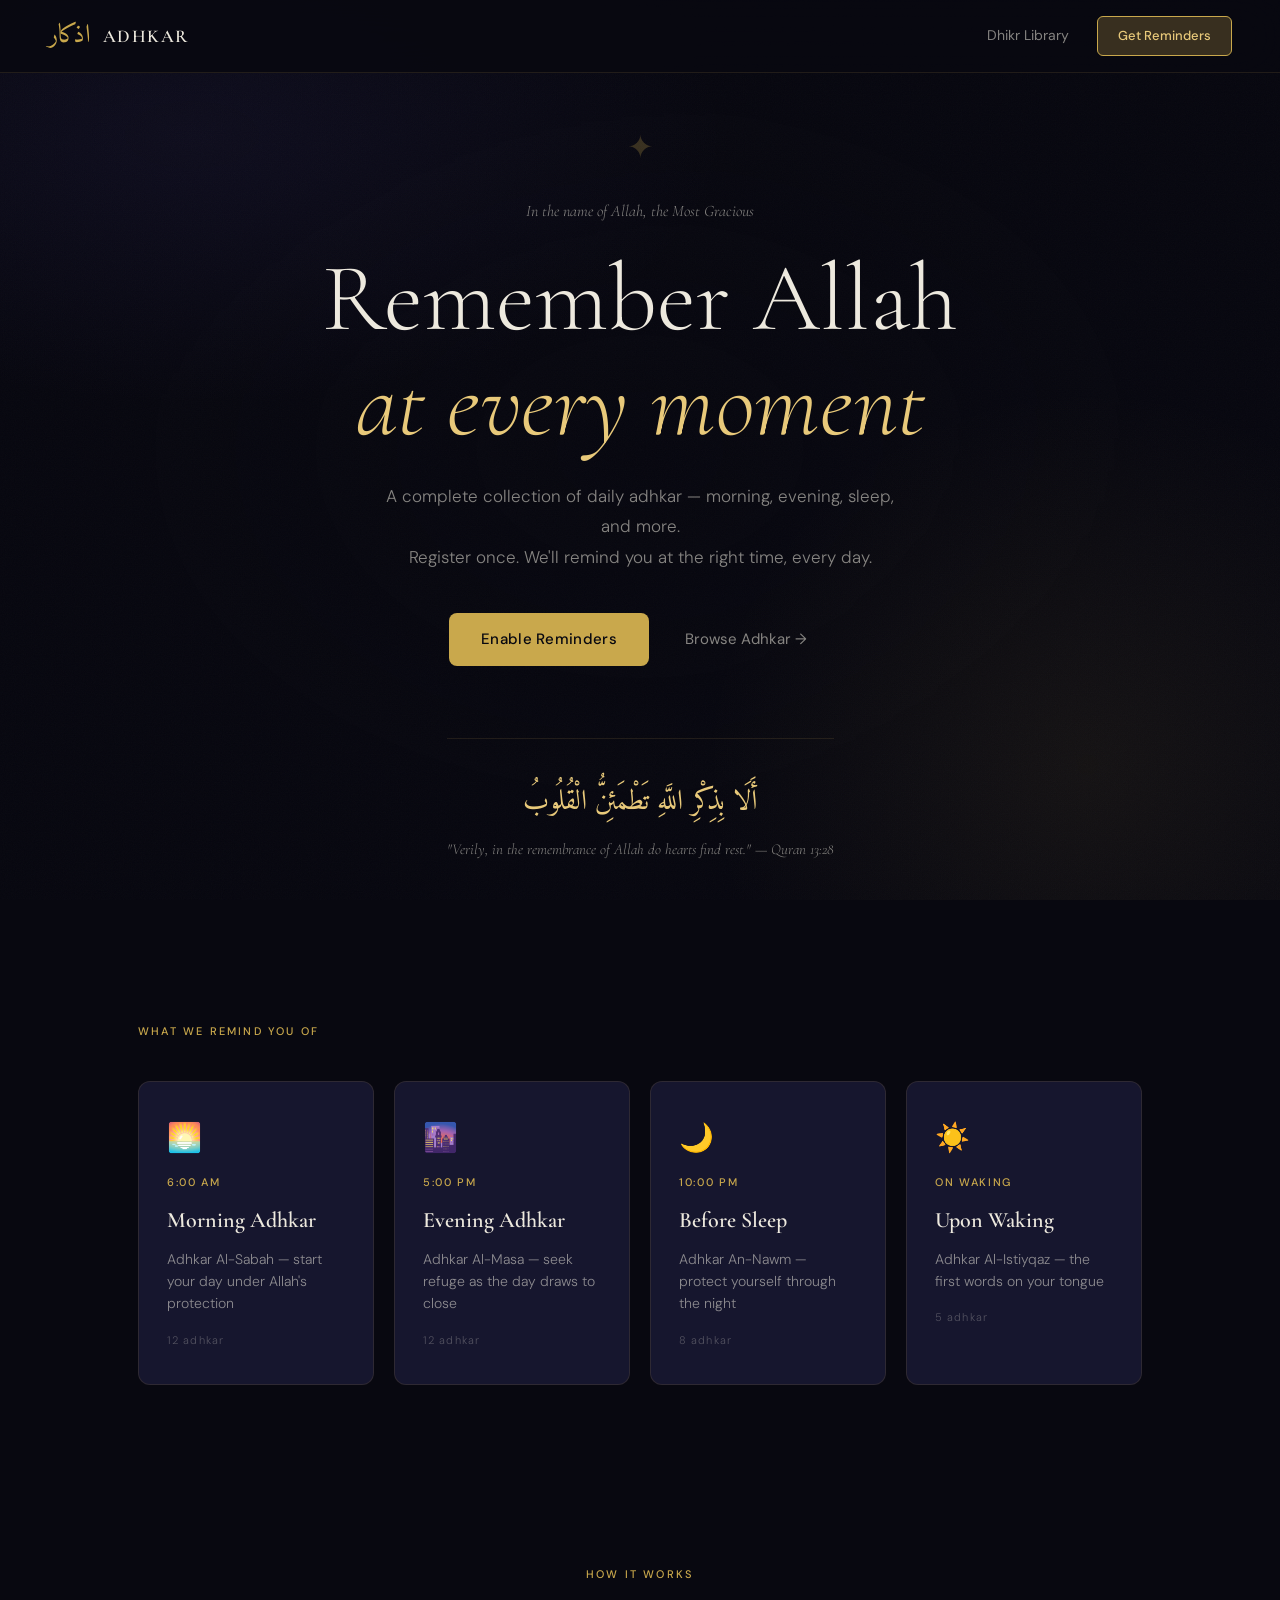
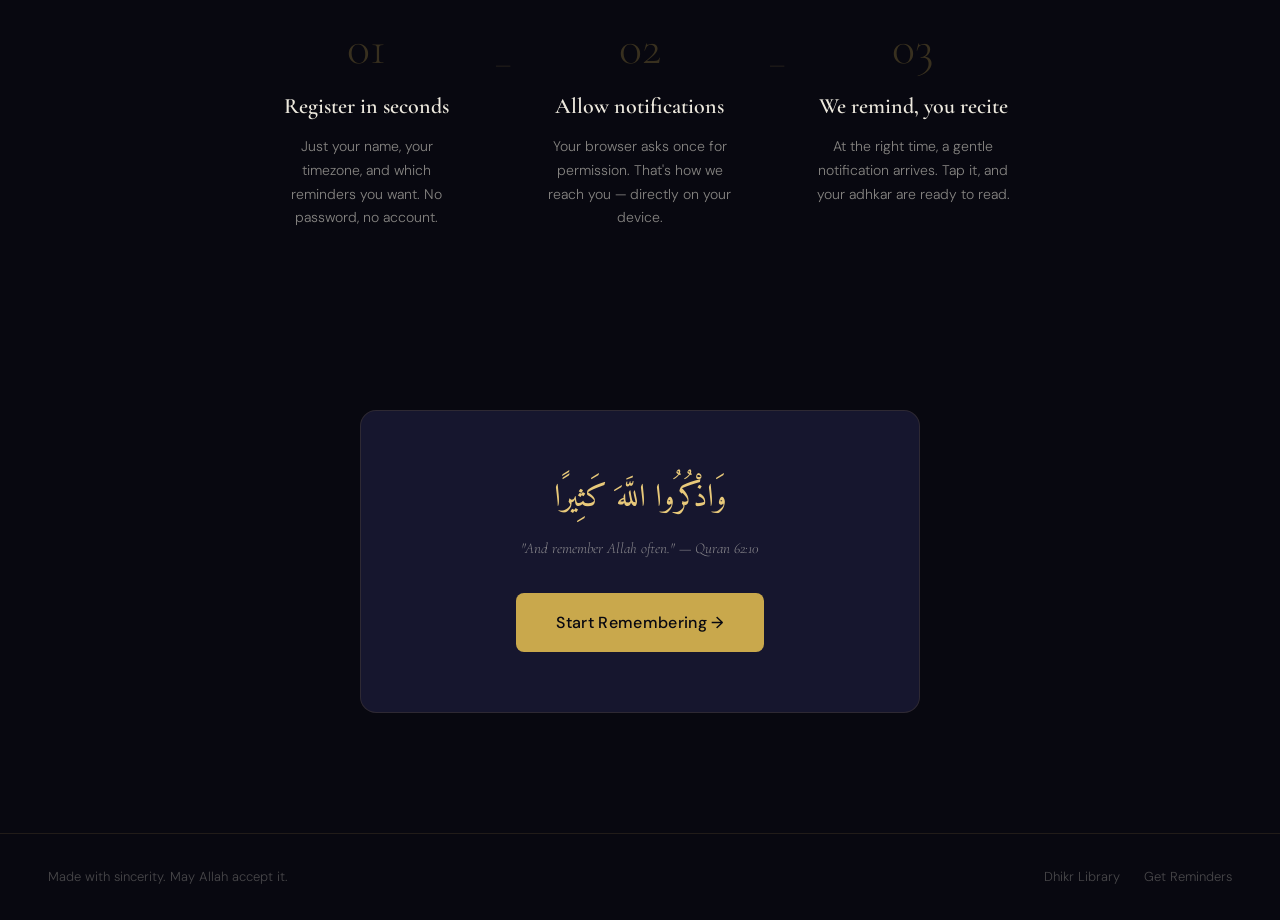
<file: index.html>
<!DOCTYPE html>
<html lang="en">
<head>
<meta charset="UTF-8">
<meta name="viewport" content="width=device-width, initial-scale=1.0">
<title>Adhkar — Remember Allah, Always</title>
<link href="https://fonts.googleapis.com/css2?family=Amiri:wght@400;700&family=Cormorant+Garamond:ital,wght@0,300;0,400;0,600;1,300;1,400&family=DM+Sans:wght@300;400;500&display=swap" rel="stylesheet">
<link rel="stylesheet" href="style.css">
</head>
<body>

<div class="bg-layer"></div>
<div class="grain"></div>

<!-- NAV -->
<nav>
  <div class="nav-logo">
    <span class="arabic-logo">اذكار</span>
    <span class="logo-text">Adhkar</span>
  </div>
  <div class="nav-links">
    <a href="library.html">Dhikr Library</a>
    <a href="register.html" class="btn-nav">Get Reminders</a>
  </div>
</nav>

<!-- HERO -->
<section class="hero">
  <div class="hero-ornament">✦</div>
  <p class="hero-eyebrow">In the name of Allah, the Most Gracious</p>
  <h1 class="hero-title">
    Remember Allah<br>
    <em>at every moment</em>
  </h1>
  <p class="hero-sub">
    A complete collection of daily adhkar — morning, evening, sleep, and more.<br>
    Register once. We'll remind you at the right time, every day.
  </p>
  <div class="hero-actions">
    <a href="register.html" class="btn-primary">Enable Reminders</a>
    <a href="library.html" class="btn-ghost">Browse Adhkar →</a>
  </div>

  <div class="hero-verse">
    <p class="arabic-verse">أَلَا بِذِكْرِ اللَّهِ تَطْمَئِنُّ الْقُلُوبُ</p>
    <p class="verse-trans">"Verily, in the remembrance of Allah do hearts find rest." — Quran 13:28</p>
  </div>
</section>

<!-- CATEGORIES -->
<section class="categories">
  <p class="section-label">What We Remind You Of</p>
  <div class="cat-grid">
    <div class="cat-card" onclick="location.href='library.html#morning'">
      <div class="cat-icon">🌅</div>
      <div class="cat-time">6:00 AM</div>
      <h3>Morning Adhkar</h3>
      <p>Adhkar Al-Sabah — start your day under Allah's protection</p>
      <span class="cat-count">12 adhkar</span>
    </div>
    <div class="cat-card" onclick="location.href='library.html#evening'">
      <div class="cat-icon">🌆</div>
      <div class="cat-time">5:00 PM</div>
      <h3>Evening Adhkar</h3>
      <p>Adhkar Al-Masa — seek refuge as the day draws to close</p>
      <span class="cat-count">12 adhkar</span>
    </div>
    <div class="cat-card" onclick="location.href='library.html#sleep'">
      <div class="cat-icon">🌙</div>
      <div class="cat-time">10:00 PM</div>
      <h3>Before Sleep</h3>
      <p>Adhkar An-Nawm — protect yourself through the night</p>
      <span class="cat-count">8 adhkar</span>
    </div>
    <div class="cat-card" onclick="location.href='library.html#wakeup'">
      <div class="cat-icon">☀️</div>
      <div class="cat-time">On Waking</div>
      <h3>Upon Waking</h3>
      <p>Adhkar Al-Istiyqaz — the first words on your tongue</p>
      <span class="cat-count">5 adhkar</span>
    </div>
  </div>
</section>

<!-- HOW IT WORKS -->
<section class="how">
  <p class="section-label">How It Works</p>
  <div class="steps">
    <div class="step">
      <div class="step-num">01</div>
      <h3>Register in seconds</h3>
      <p>Just your name, your timezone, and which reminders you want. No password, no account.</p>
    </div>
    <div class="step-divider">—</div>
    <div class="step">
      <div class="step-num">02</div>
      <h3>Allow notifications</h3>
      <p>Your browser asks once for permission. That's how we reach you — directly on your device.</p>
    </div>
    <div class="step-divider">—</div>
    <div class="step">
      <div class="step-num">03</div>
      <h3>We remind, you recite</h3>
      <p>At the right time, a gentle notification arrives. Tap it, and your adhkar are ready to read.</p>
    </div>
  </div>
</section>

<!-- CTA -->
<section class="cta-section">
  <div class="cta-inner">
    <p class="arabic-cta">وَاذْكُرُوا اللَّهَ كَثِيرًا</p>
    <p class="cta-trans">"And remember Allah often." — Quran 62:10</p>
    <a href="register.html" class="btn-primary large">Start Remembering →</a>
  </div>
</section>

<footer>
  <p>Made with sincerity. May Allah accept it.</p>
  <div class="footer-links">
    <a href="library.html">Dhikr Library</a>
    <a href="register.html">Get Reminders</a>
  </div>
</footer>

</body>
</html>
</file>
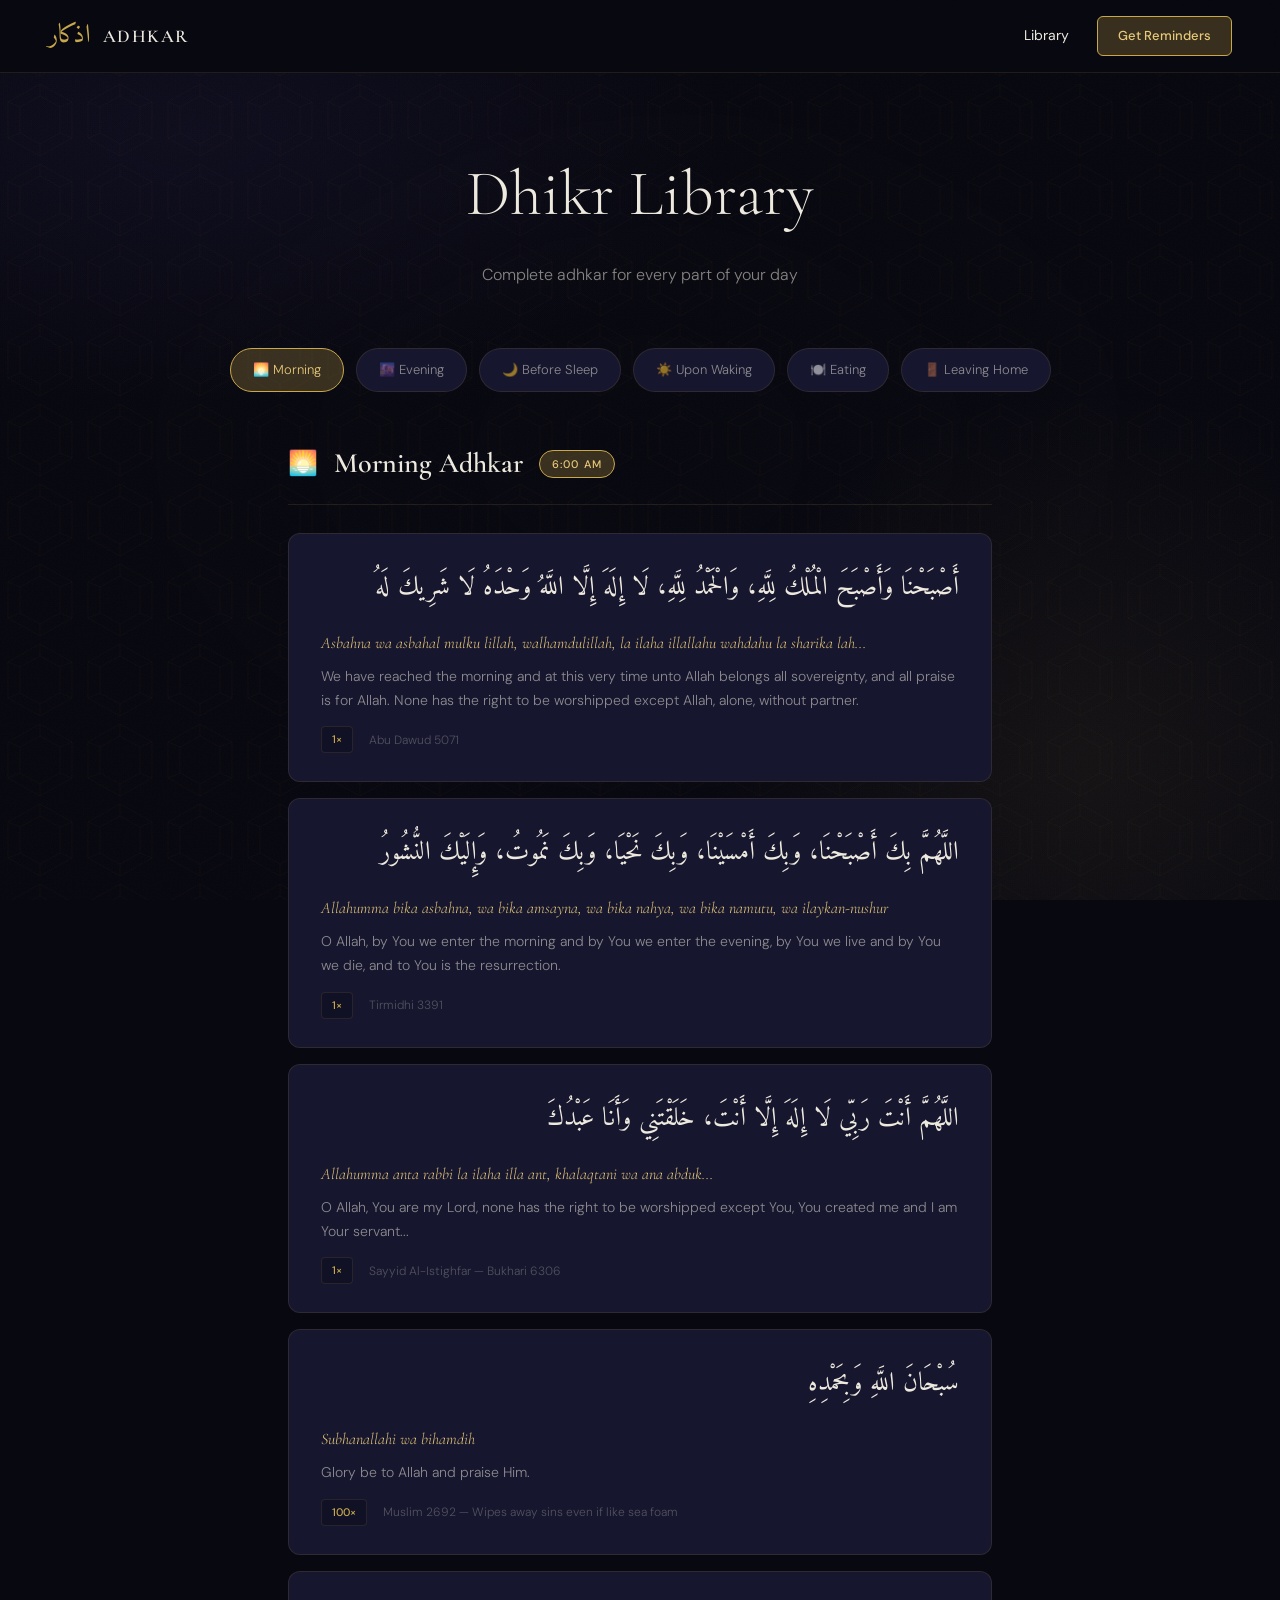
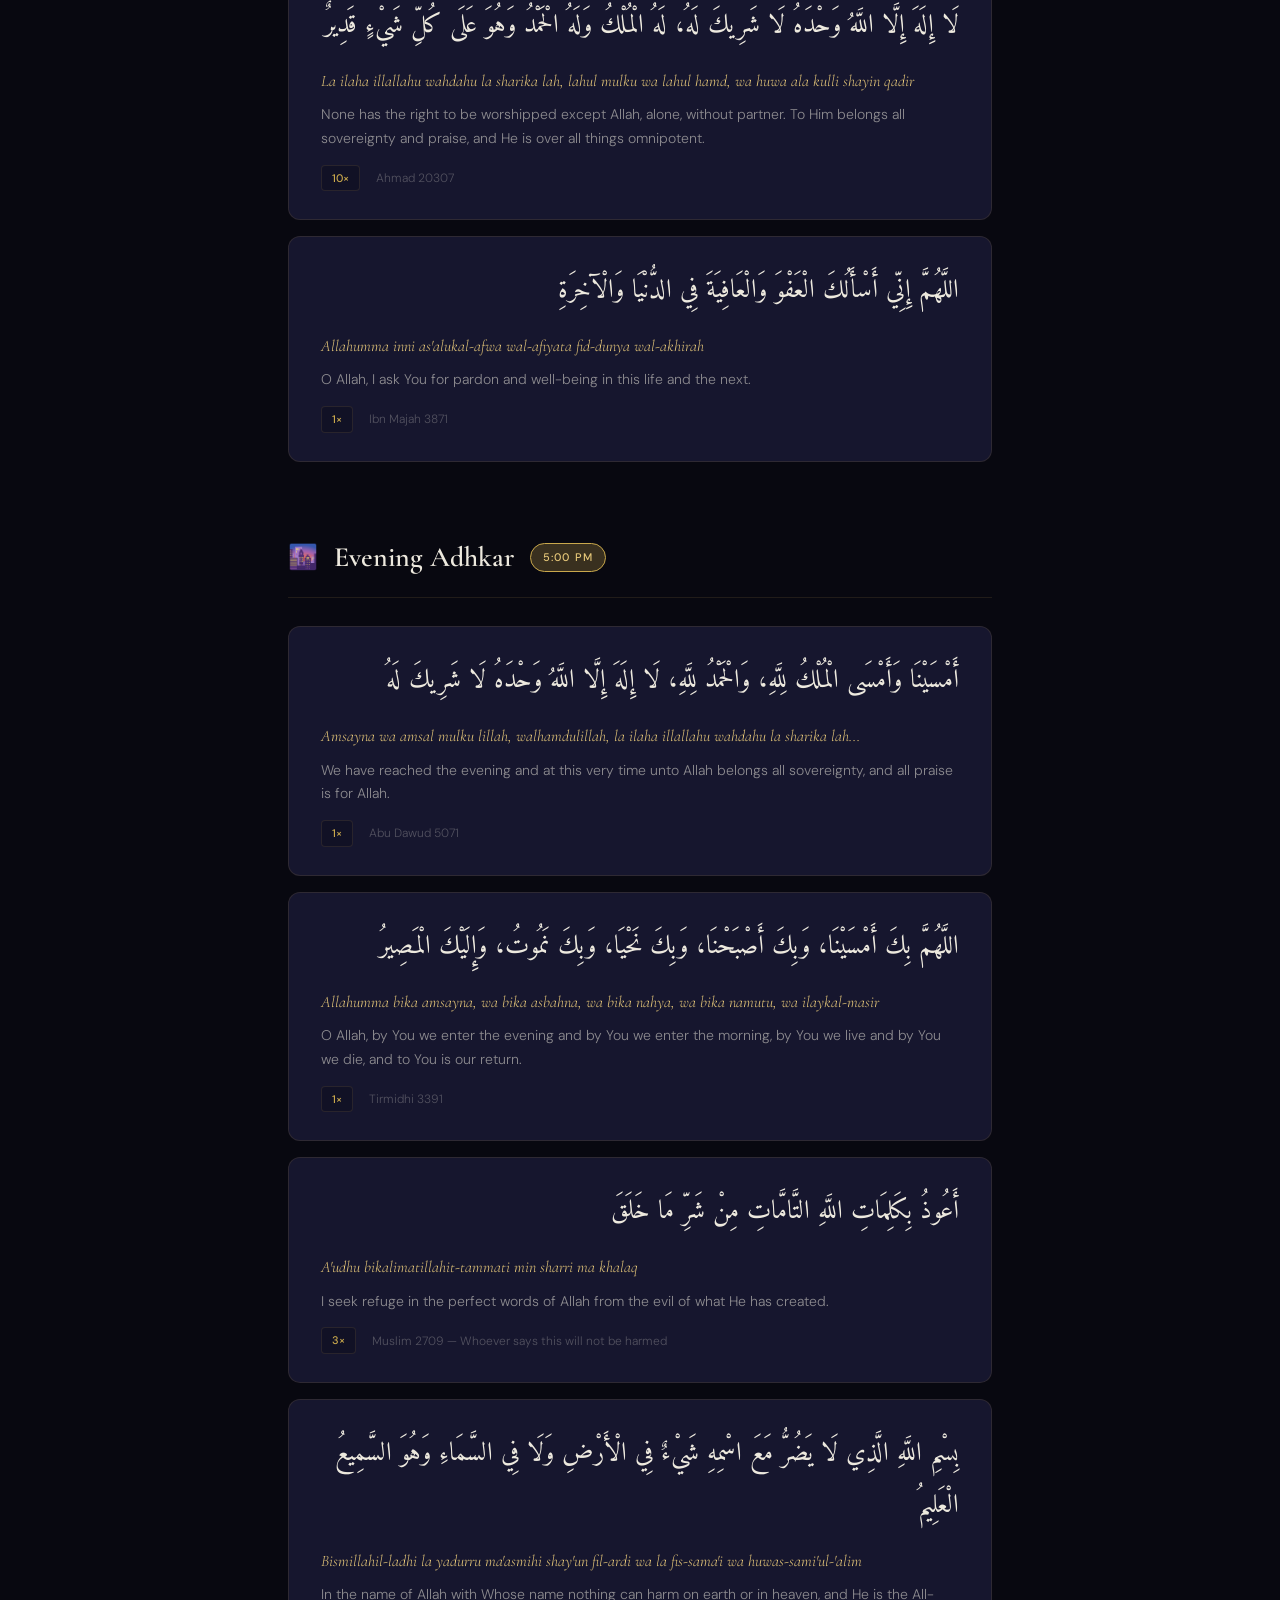
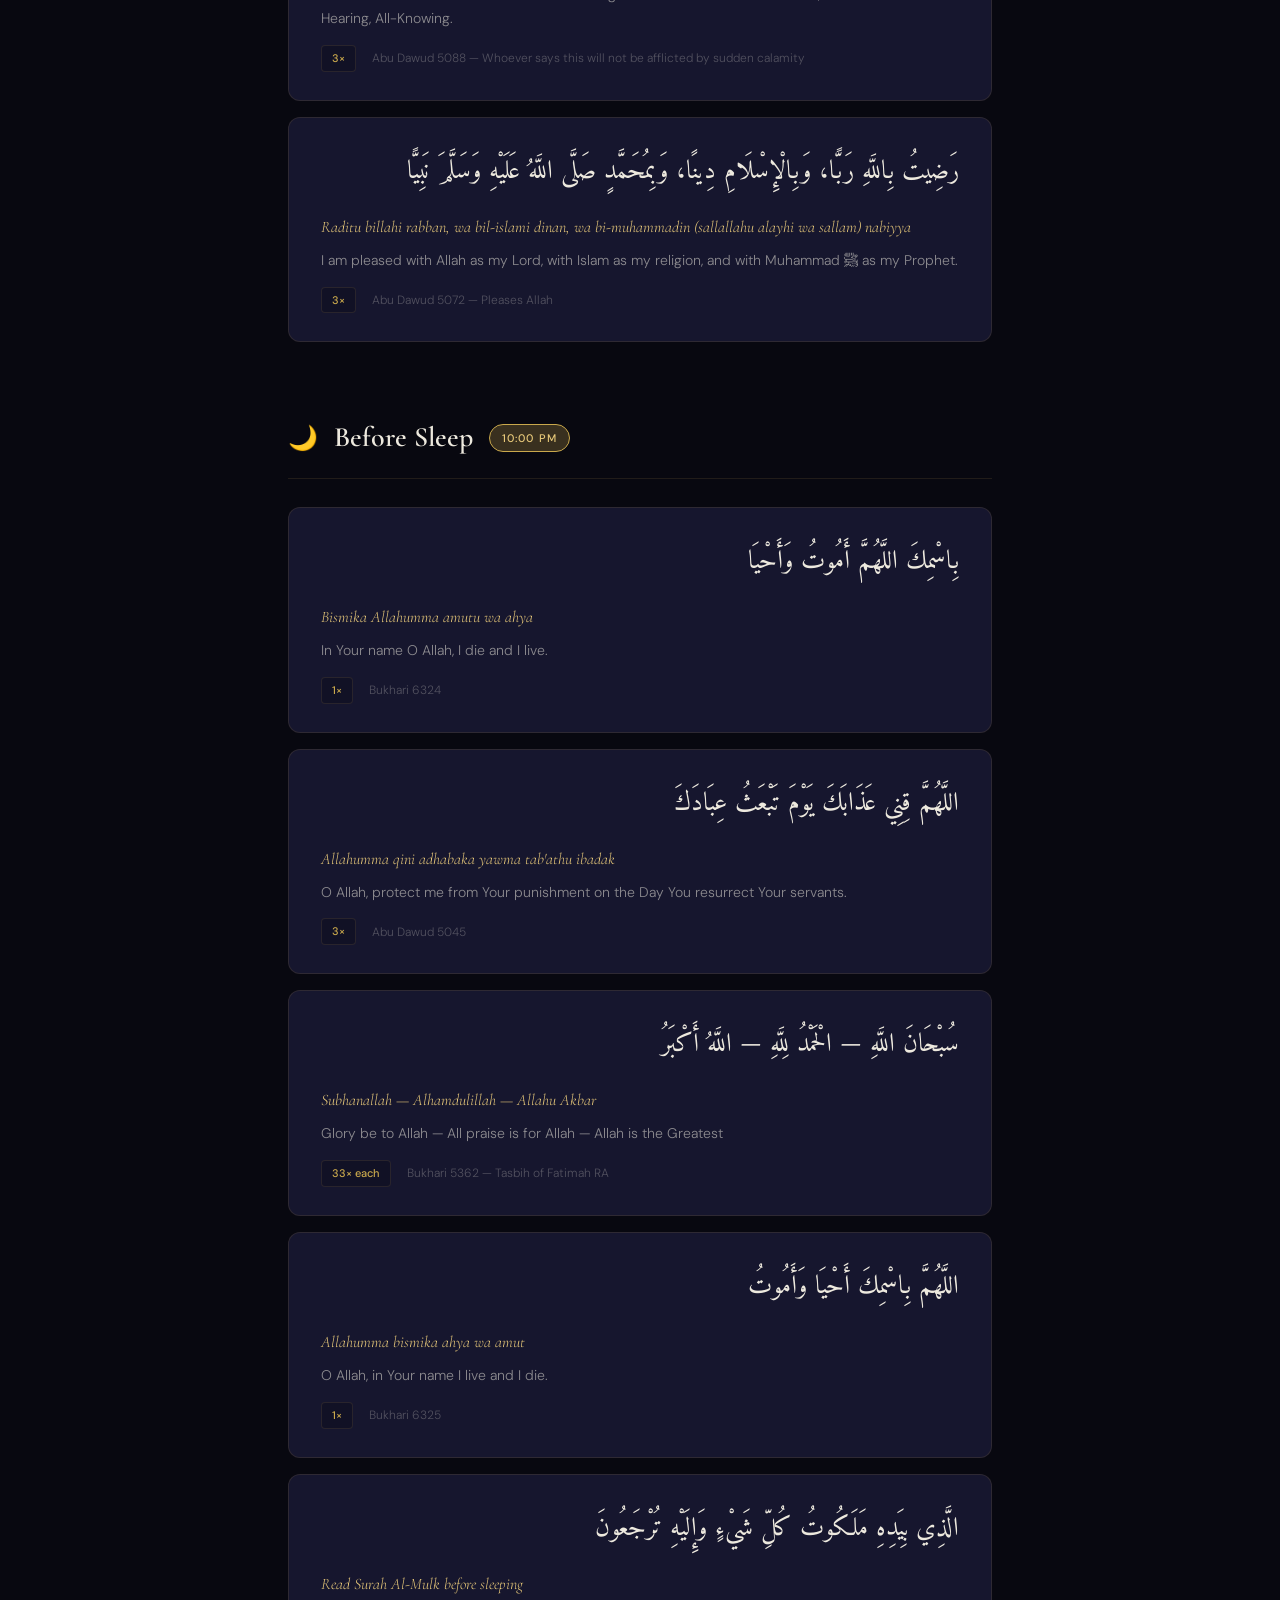
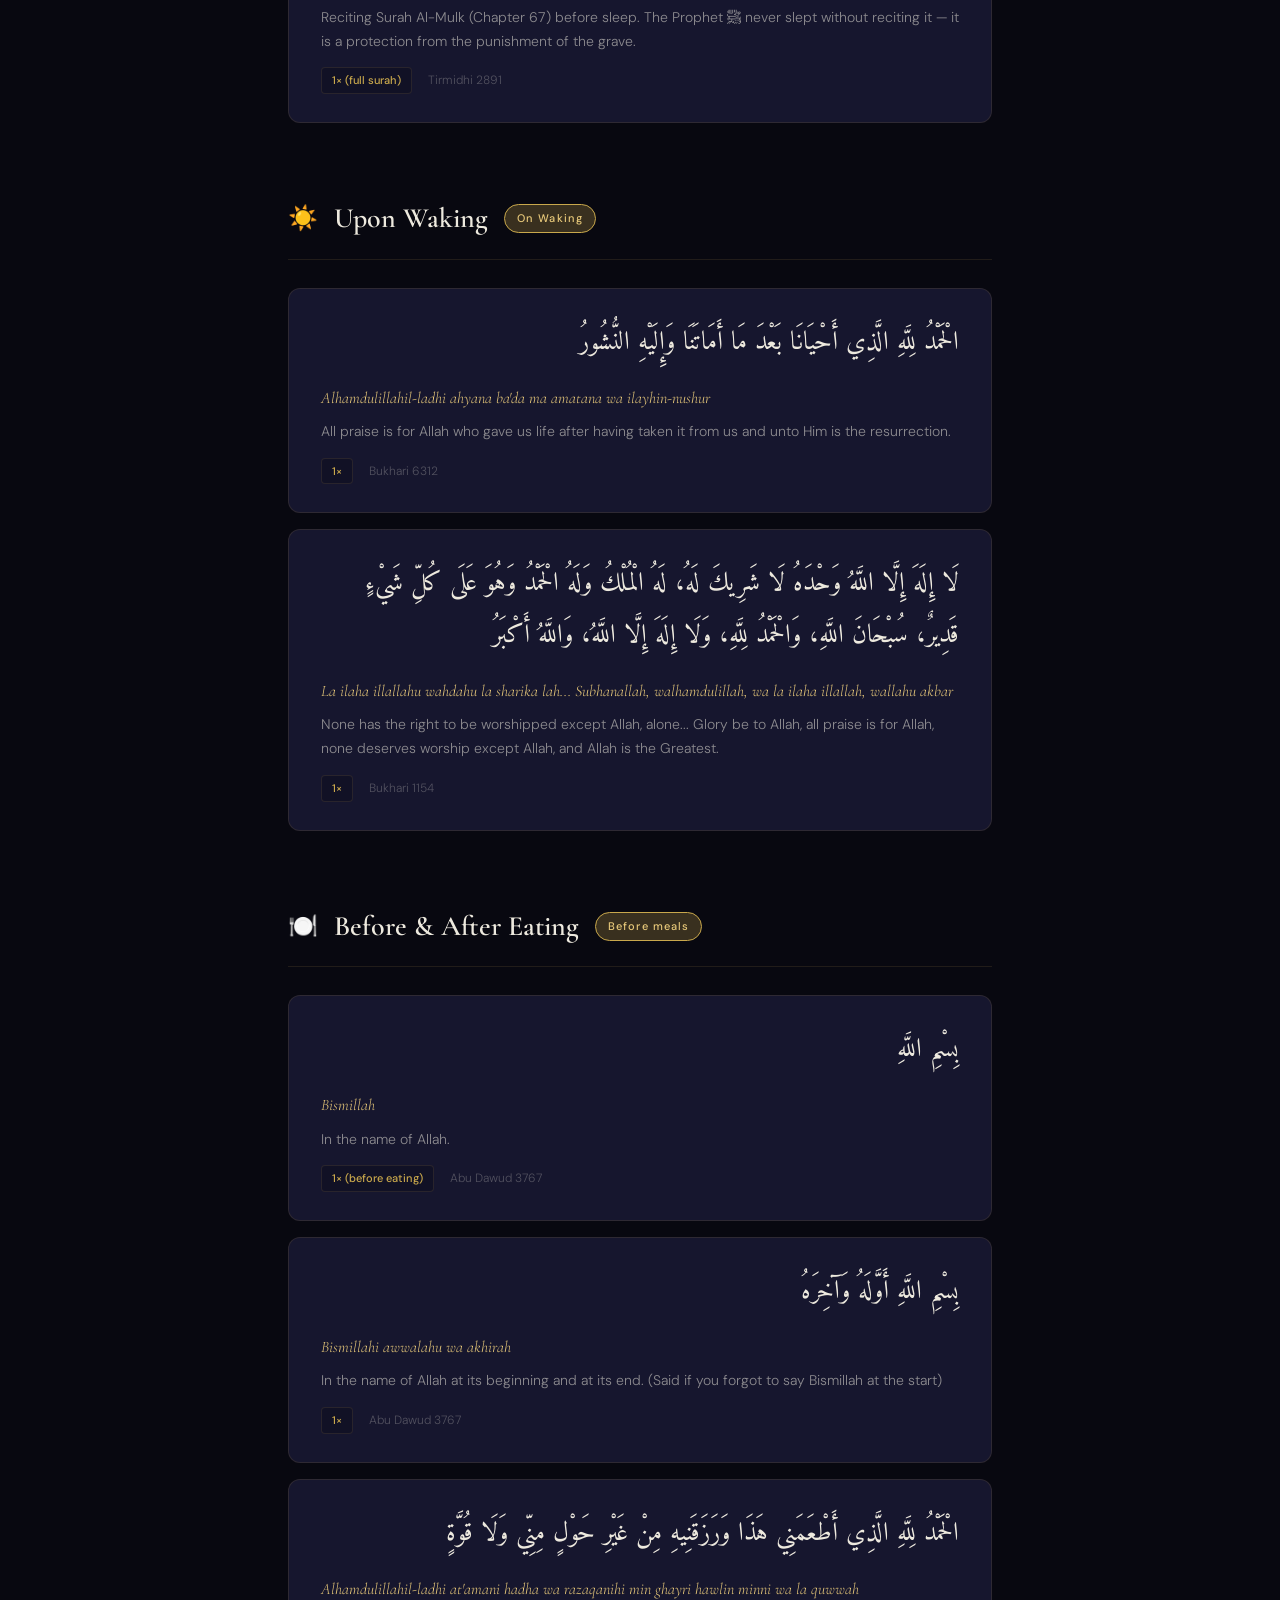
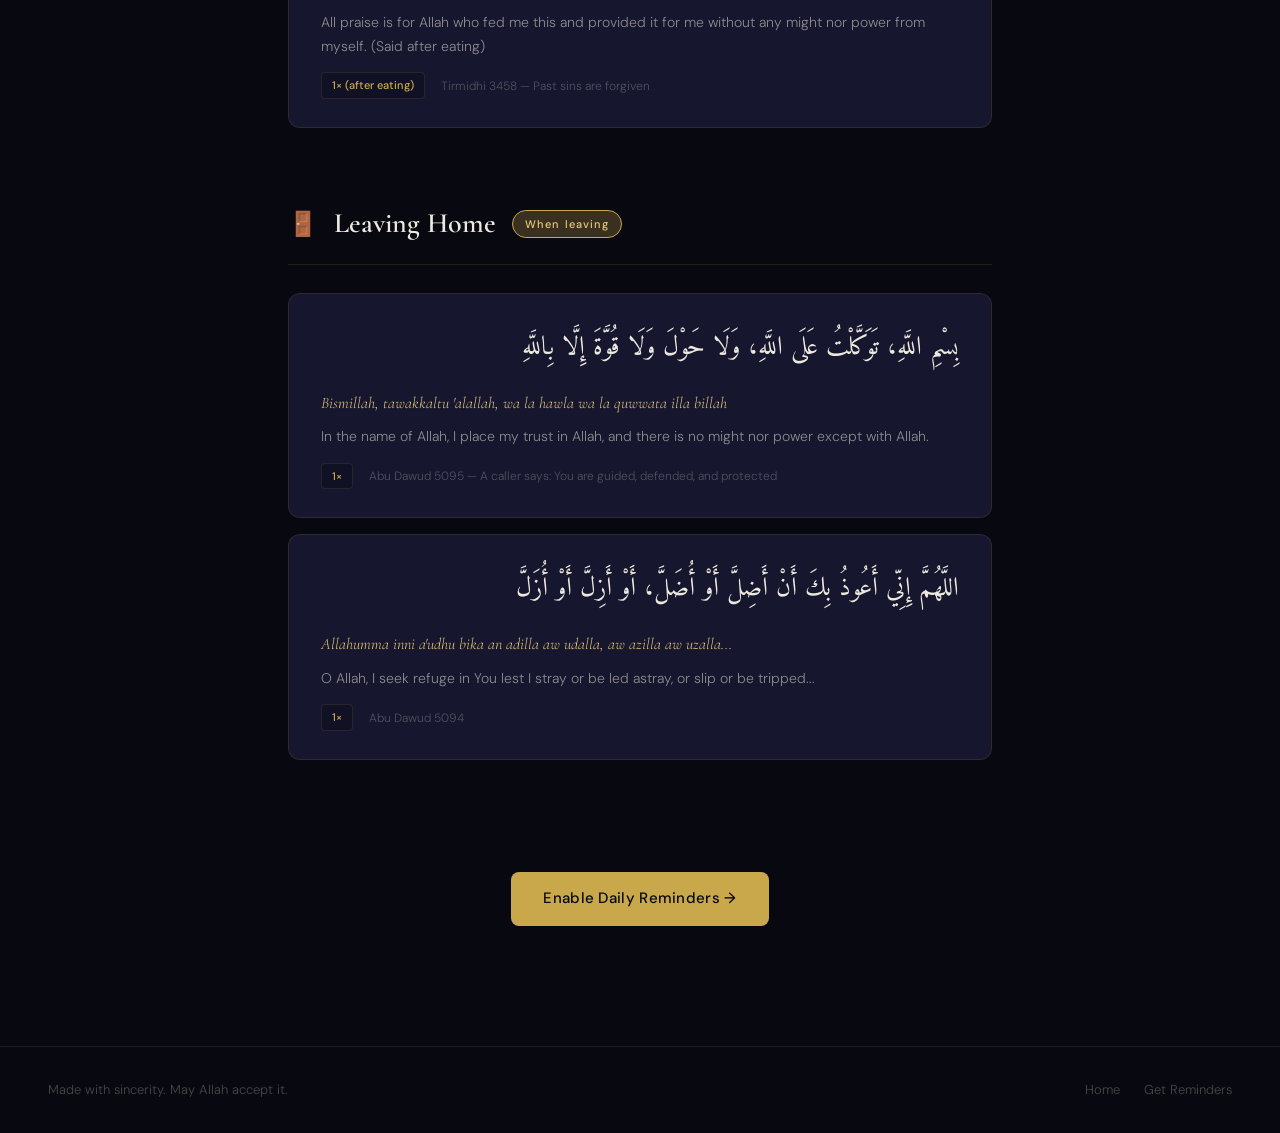
<file: library.html>
<!DOCTYPE html>
<html lang="en">
<head>
<meta charset="UTF-8">
<meta name="viewport" content="width=device-width, initial-scale=1.0">
<title>Dhikr Library — Adhkar</title>
<link href="https://fonts.googleapis.com/css2?family=Amiri:wght@400;700&family=Cormorant+Garamond:ital,wght@0,300;0,400;0,600;1,300;1,400&family=DM+Sans:wght@300;400;500&display=swap" rel="stylesheet">
<link rel="stylesheet" href="style.css">
</head>
<body>

<div class="bg-layer"></div>
<div class="grain"></div>
<div class="geo-pattern"></div>

<nav>
  <a href="index.html" class="nav-logo">
    <span class="arabic-logo">اذكار</span>
    <span class="logo-text">Adhkar</span>
  </a>
  <div class="nav-links">
    <a href="library.html" style="color:var(--text)">Library</a>
    <a href="register.html" class="btn-nav">Get Reminders</a>
  </div>
</nav>

<div class="page-hero">
  <h1>Dhikr Library</h1>
  <p>Complete adhkar for every part of your day</p>
</div>

<div class="library-nav">
  <a href="#morning" class="lib-tab active">🌅 Morning</a>
  <a href="#evening" class="lib-tab">🌆 Evening</a>
  <a href="#sleep" class="lib-tab">🌙 Before Sleep</a>
  <a href="#wakeup" class="lib-tab">☀️ Upon Waking</a>
  <a href="#eating" class="lib-tab">🍽️ Eating</a>
  <a href="#leaving" class="lib-tab">🚪 Leaving Home</a>
</div>

<div class="library-content">

  <!-- MORNING -->
  <div class="dhikr-section" id="morning">
    <div class="dhikr-section-header">
      <span style="font-size:24px">🌅</span>
      <h2>Morning Adhkar</h2>
      <span class="time-badge">6:00 AM</span>
    </div>

    <div class="dhikr-card">
      <div class="dhikr-arabic">أَصْبَحْنَا وَأَصْبَحَ الْمُلْكُ لِلَّهِ، وَالْحَمْدُ لِلَّهِ، لَا إِلَهَ إِلَّا اللَّهُ وَحْدَهُ لَا شَرِيكَ لَهُ</div>
      <div class="dhikr-transliteration">Asbahna wa asbahal mulku lillah, walhamdulillah, la ilaha illallahu wahdahu la sharika lah...</div>
      <div class="dhikr-translation">We have reached the morning and at this very time unto Allah belongs all sovereignty, and all praise is for Allah. None has the right to be worshipped except Allah, alone, without partner.</div>
      <div class="dhikr-meta">
        <span class="dhikr-repeat">1×</span>
        <span>Abu Dawud 5071</span>
      </div>
    </div>

    <div class="dhikr-card">
      <div class="dhikr-arabic">اللَّهُمَّ بِكَ أَصْبَحْنَا، وَبِكَ أَمْسَيْنَا، وَبِكَ نَحْيَا، وَبِكَ نَمُوتُ، وَإِلَيْكَ النُّشُورُ</div>
      <div class="dhikr-transliteration">Allahumma bika asbahna, wa bika amsayna, wa bika nahya, wa bika namutu, wa ilaykan-nushur</div>
      <div class="dhikr-translation">O Allah, by You we enter the morning and by You we enter the evening, by You we live and by You we die, and to You is the resurrection.</div>
      <div class="dhikr-meta">
        <span class="dhikr-repeat">1×</span>
        <span>Tirmidhi 3391</span>
      </div>
    </div>

    <div class="dhikr-card">
      <div class="dhikr-arabic">اللَّهُمَّ أَنْتَ رَبِّي لَا إِلَهَ إِلَّا أَنْتَ، خَلَقْتَنِي وَأَنَا عَبْدُكَ</div>
      <div class="dhikr-transliteration">Allahumma anta rabbi la ilaha illa ant, khalaqtani wa ana abduk...</div>
      <div class="dhikr-translation">O Allah, You are my Lord, none has the right to be worshipped except You, You created me and I am Your servant...</div>
      <div class="dhikr-meta">
        <span class="dhikr-repeat">1×</span>
        <span>Sayyid Al-Istighfar — Bukhari 6306</span>
      </div>
    </div>

    <div class="dhikr-card">
      <div class="dhikr-arabic">سُبْحَانَ اللَّهِ وَبِحَمْدِهِ</div>
      <div class="dhikr-transliteration">Subhanallahi wa bihamdih</div>
      <div class="dhikr-translation">Glory be to Allah and praise Him.</div>
      <div class="dhikr-meta">
        <span class="dhikr-repeat">100×</span>
        <span>Muslim 2692 — Wipes away sins even if like sea foam</span>
      </div>
    </div>

    <div class="dhikr-card">
      <div class="dhikr-arabic">لَا إِلَهَ إِلَّا اللَّهُ وَحْدَهُ لَا شَرِيكَ لَهُ، لَهُ الْمُلْكُ وَلَهُ الْحَمْدُ وَهُوَ عَلَى كُلِّ شَيْءٍ قَدِيرٌ</div>
      <div class="dhikr-transliteration">La ilaha illallahu wahdahu la sharika lah, lahul mulku wa lahul hamd, wa huwa ala kulli shayin qadir</div>
      <div class="dhikr-translation">None has the right to be worshipped except Allah, alone, without partner. To Him belongs all sovereignty and praise, and He is over all things omnipotent.</div>
      <div class="dhikr-meta">
        <span class="dhikr-repeat">10×</span>
        <span>Ahmad 20307</span>
      </div>
    </div>

    <div class="dhikr-card">
      <div class="dhikr-arabic">اللَّهُمَّ إِنِّي أَسْأَلُكَ الْعَفْوَ وَالْعَافِيَةَ فِي الدُّنْيَا وَالْآخِرَةِ</div>
      <div class="dhikr-transliteration">Allahumma inni as'alukal-afwa wal-afiyata fid-dunya wal-akhirah</div>
      <div class="dhikr-translation">O Allah, I ask You for pardon and well-being in this life and the next.</div>
      <div class="dhikr-meta">
        <span class="dhikr-repeat">1×</span>
        <span>Ibn Majah 3871</span>
      </div>
    </div>
  </div>

  <!-- EVENING -->
  <div class="dhikr-section" id="evening">
    <div class="dhikr-section-header">
      <span style="font-size:24px">🌆</span>
      <h2>Evening Adhkar</h2>
      <span class="time-badge">5:00 PM</span>
    </div>

    <div class="dhikr-card">
      <div class="dhikr-arabic">أَمْسَيْنَا وَأَمْسَى الْمُلْكُ لِلَّهِ، وَالْحَمْدُ لِلَّهِ، لَا إِلَهَ إِلَّا اللَّهُ وَحْدَهُ لَا شَرِيكَ لَهُ</div>
      <div class="dhikr-transliteration">Amsayna wa amsal mulku lillah, walhamdulillah, la ilaha illallahu wahdahu la sharika lah...</div>
      <div class="dhikr-translation">We have reached the evening and at this very time unto Allah belongs all sovereignty, and all praise is for Allah.</div>
      <div class="dhikr-meta">
        <span class="dhikr-repeat">1×</span>
        <span>Abu Dawud 5071</span>
      </div>
    </div>

    <div class="dhikr-card">
      <div class="dhikr-arabic">اللَّهُمَّ بِكَ أَمْسَيْنَا، وَبِكَ أَصْبَحْنَا، وَبِكَ نَحْيَا، وَبِكَ نَمُوتُ، وَإِلَيْكَ الْمَصِيرُ</div>
      <div class="dhikr-transliteration">Allahumma bika amsayna, wa bika asbahna, wa bika nahya, wa bika namutu, wa ilaykal-masir</div>
      <div class="dhikr-translation">O Allah, by You we enter the evening and by You we enter the morning, by You we live and by You we die, and to You is our return.</div>
      <div class="dhikr-meta">
        <span class="dhikr-repeat">1×</span>
        <span>Tirmidhi 3391</span>
      </div>
    </div>

    <div class="dhikr-card">
      <div class="dhikr-arabic">أَعُوذُ بِكَلِمَاتِ اللَّهِ التَّامَّاتِ مِنْ شَرِّ مَا خَلَقَ</div>
      <div class="dhikr-transliteration">A'udhu bikalimatillahit-tammati min sharri ma khalaq</div>
      <div class="dhikr-translation">I seek refuge in the perfect words of Allah from the evil of what He has created.</div>
      <div class="dhikr-meta">
        <span class="dhikr-repeat">3×</span>
        <span>Muslim 2709 — Whoever says this will not be harmed</span>
      </div>
    </div>

    <div class="dhikr-card">
      <div class="dhikr-arabic">بِسْمِ اللَّهِ الَّذِي لَا يَضُرُّ مَعَ اسْمِهِ شَيْءٌ فِي الْأَرْضِ وَلَا فِي السَّمَاءِ وَهُوَ السَّمِيعُ الْعَلِيمُ</div>
      <div class="dhikr-transliteration">Bismillahil-ladhi la yadurru ma'asmihi shay'un fil-ardi wa la fis-sama'i wa huwas-sami'ul-'alim</div>
      <div class="dhikr-translation">In the name of Allah with Whose name nothing can harm on earth or in heaven, and He is the All-Hearing, All-Knowing.</div>
      <div class="dhikr-meta">
        <span class="dhikr-repeat">3×</span>
        <span>Abu Dawud 5088 — Whoever says this will not be afflicted by sudden calamity</span>
      </div>
    </div>

    <div class="dhikr-card">
      <div class="dhikr-arabic">رَضِيتُ بِاللَّهِ رَبًّا، وَبِالْإِسْلَامِ دِينًا، وَبِمُحَمَّدٍ صَلَّى اللَّهُ عَلَيْهِ وَسَلَّمَ نَبِيًّا</div>
      <div class="dhikr-transliteration">Raditu billahi rabban, wa bil-islami dinan, wa bi-muhammadin (sallallahu alayhi wa sallam) nabiyya</div>
      <div class="dhikr-translation">I am pleased with Allah as my Lord, with Islam as my religion, and with Muhammad ﷺ as my Prophet.</div>
      <div class="dhikr-meta">
        <span class="dhikr-repeat">3×</span>
        <span>Abu Dawud 5072 — Pleases Allah</span>
      </div>
    </div>
  </div>

  <!-- SLEEP -->
  <div class="dhikr-section" id="sleep">
    <div class="dhikr-section-header">
      <span style="font-size:24px">🌙</span>
      <h2>Before Sleep</h2>
      <span class="time-badge">10:00 PM</span>
    </div>

    <div class="dhikr-card">
      <div class="dhikr-arabic">بِاسْمِكَ اللَّهُمَّ أَمُوتُ وَأَحْيَا</div>
      <div class="dhikr-transliteration">Bismika Allahumma amutu wa ahya</div>
      <div class="dhikr-translation">In Your name O Allah, I die and I live.</div>
      <div class="dhikr-meta">
        <span class="dhikr-repeat">1×</span>
        <span>Bukhari 6324</span>
      </div>
    </div>

    <div class="dhikr-card">
      <div class="dhikr-arabic">اللَّهُمَّ قِنِي عَذَابَكَ يَوْمَ تَبْعَثُ عِبَادَكَ</div>
      <div class="dhikr-transliteration">Allahumma qini adhabaka yawma tab'athu ibadak</div>
      <div class="dhikr-translation">O Allah, protect me from Your punishment on the Day You resurrect Your servants.</div>
      <div class="dhikr-meta">
        <span class="dhikr-repeat">3×</span>
        <span>Abu Dawud 5045</span>
      </div>
    </div>

    <div class="dhikr-card">
      <div class="dhikr-arabic">سُبْحَانَ اللَّهِ — الْحَمْدُ لِلَّهِ — اللَّهُ أَكْبَرُ</div>
      <div class="dhikr-transliteration">Subhanallah — Alhamdulillah — Allahu Akbar</div>
      <div class="dhikr-translation">Glory be to Allah — All praise is for Allah — Allah is the Greatest</div>
      <div class="dhikr-meta">
        <span class="dhikr-repeat">33× each</span>
        <span>Bukhari 5362 — Tasbih of Fatimah RA</span>
      </div>
    </div>

    <div class="dhikr-card">
      <div class="dhikr-arabic">اللَّهُمَّ بِاسْمِكَ أَحْيَا وَأَمُوتُ</div>
      <div class="dhikr-transliteration">Allahumma bismika ahya wa amut</div>
      <div class="dhikr-translation">O Allah, in Your name I live and I die.</div>
      <div class="dhikr-meta">
        <span class="dhikr-repeat">1×</span>
        <span>Bukhari 6325</span>
      </div>
    </div>

    <div class="dhikr-card">
      <div class="dhikr-arabic">الَّذِي بِيَدِهِ مَلَكُوتُ كُلِّ شَيْءٍ وَإِلَيْهِ تُرْجَعُونَ</div>
      <div class="dhikr-transliteration">Read Surah Al-Mulk before sleeping</div>
      <div class="dhikr-translation">Reciting Surah Al-Mulk (Chapter 67) before sleep. The Prophet ﷺ never slept without reciting it — it is a protection from the punishment of the grave.</div>
      <div class="dhikr-meta">
        <span class="dhikr-repeat">1× (full surah)</span>
        <span>Tirmidhi 2891</span>
      </div>
    </div>
  </div>

  <!-- WAKING UP -->
  <div class="dhikr-section" id="wakeup">
    <div class="dhikr-section-header">
      <span style="font-size:24px">☀️</span>
      <h2>Upon Waking</h2>
      <span class="time-badge">On Waking</span>
    </div>

    <div class="dhikr-card">
      <div class="dhikr-arabic">الْحَمْدُ لِلَّهِ الَّذِي أَحْيَانَا بَعْدَ مَا أَمَاتَنَا وَإِلَيْهِ النُّشُورُ</div>
      <div class="dhikr-transliteration">Alhamdulillahil-ladhi ahyana ba'da ma amatana wa ilayhin-nushur</div>
      <div class="dhikr-translation">All praise is for Allah who gave us life after having taken it from us and unto Him is the resurrection.</div>
      <div class="dhikr-meta">
        <span class="dhikr-repeat">1×</span>
        <span>Bukhari 6312</span>
      </div>
    </div>

    <div class="dhikr-card">
      <div class="dhikr-arabic">لَا إِلَهَ إِلَّا اللَّهُ وَحْدَهُ لَا شَرِيكَ لَهُ، لَهُ الْمُلْكُ وَلَهُ الْحَمْدُ وَهُوَ عَلَى كُلِّ شَيْءٍ قَدِيرٌ، سُبْحَانَ اللَّهِ، وَالْحَمْدُ لِلَّهِ، وَلَا إِلَهَ إِلَّا اللَّهُ، وَاللَّهُ أَكْبَرُ</div>
      <div class="dhikr-transliteration">La ilaha illallahu wahdahu la sharika lah... Subhanallah, walhamdulillah, wa la ilaha illallah, wallahu akbar</div>
      <div class="dhikr-translation">None has the right to be worshipped except Allah, alone... Glory be to Allah, all praise is for Allah, none deserves worship except Allah, and Allah is the Greatest.</div>
      <div class="dhikr-meta">
        <span class="dhikr-repeat">1×</span>
        <span>Bukhari 1154</span>
      </div>
    </div>
  </div>

  <!-- EATING -->
  <div class="dhikr-section" id="eating">
    <div class="dhikr-section-header">
      <span style="font-size:24px">🍽️</span>
      <h2>Before &amp; After Eating</h2>
      <span class="time-badge">Before meals</span>
    </div>

    <div class="dhikr-card">
      <div class="dhikr-arabic">بِسْمِ اللَّهِ</div>
      <div class="dhikr-transliteration">Bismillah</div>
      <div class="dhikr-translation">In the name of Allah.</div>
      <div class="dhikr-meta">
        <span class="dhikr-repeat">1× (before eating)</span>
        <span>Abu Dawud 3767</span>
      </div>
    </div>

    <div class="dhikr-card">
      <div class="dhikr-arabic">بِسْمِ اللَّهِ أَوَّلَهُ وَآخِرَهُ</div>
      <div class="dhikr-transliteration">Bismillahi awwalahu wa akhirah</div>
      <div class="dhikr-translation">In the name of Allah at its beginning and at its end. (Said if you forgot to say Bismillah at the start)</div>
      <div class="dhikr-meta">
        <span class="dhikr-repeat">1×</span>
        <span>Abu Dawud 3767</span>
      </div>
    </div>

    <div class="dhikr-card">
      <div class="dhikr-arabic">الْحَمْدُ لِلَّهِ الَّذِي أَطْعَمَنِي هَذَا وَرَزَقَنِيهِ مِنْ غَيْرِ حَوْلٍ مِنِّي وَلَا قُوَّةٍ</div>
      <div class="dhikr-transliteration">Alhamdulillahil-ladhi at'amani hadha wa razaqanihi min ghayri hawlin minni wa la quwwah</div>
      <div class="dhikr-translation">All praise is for Allah who fed me this and provided it for me without any might nor power from myself. (Said after eating)</div>
      <div class="dhikr-meta">
        <span class="dhikr-repeat">1× (after eating)</span>
        <span>Tirmidhi 3458 — Past sins are forgiven</span>
      </div>
    </div>
  </div>

  <!-- LEAVING HOME -->
  <div class="dhikr-section" id="leaving">
    <div class="dhikr-section-header">
      <span style="font-size:24px">🚪</span>
      <h2>Leaving Home</h2>
      <span class="time-badge">When leaving</span>
    </div>

    <div class="dhikr-card">
      <div class="dhikr-arabic">بِسْمِ اللَّهِ، تَوَكَّلْتُ عَلَى اللَّهِ، وَلَا حَوْلَ وَلَا قُوَّةَ إِلَّا بِاللَّهِ</div>
      <div class="dhikr-transliteration">Bismillah, tawakkaltu 'alallah, wa la hawla wa la quwwata illa billah</div>
      <div class="dhikr-translation">In the name of Allah, I place my trust in Allah, and there is no might nor power except with Allah.</div>
      <div class="dhikr-meta">
        <span class="dhikr-repeat">1×</span>
        <span>Abu Dawud 5095 — A caller says: You are guided, defended, and protected</span>
      </div>
    </div>

    <div class="dhikr-card">
      <div class="dhikr-arabic">اللَّهُمَّ إِنِّي أَعُوذُ بِكَ أَنْ أَضِلَّ أَوْ أُضَلَّ، أَوْ أَزِلَّ أَوْ أُزَلَّ</div>
      <div class="dhikr-transliteration">Allahumma inni a'udhu bika an adilla aw udalla, aw azilla aw uzalla...</div>
      <div class="dhikr-translation">O Allah, I seek refuge in You lest I stray or be led astray, or slip or be tripped...</div>
      <div class="dhikr-meta">
        <span class="dhikr-repeat">1×</span>
        <span>Abu Dawud 5094</span>
      </div>
    </div>
  </div>

  <div style="text-align:center; padding: 40px 0 20px;">
    <a href="register.html" class="btn-primary">Enable Daily Reminders →</a>
  </div>

</div>

<footer>
  <p>Made with sincerity. May Allah accept it.</p>
  <div class="footer-links">
    <a href="index.html">Home</a>
    <a href="register.html">Get Reminders</a>
  </div>
</footer>

<script>
  // Highlight active tab on scroll
  const tabs = document.querySelectorAll('.lib-tab');
  const sections = ['morning','evening','sleep','wakeup','eating','leaving'];
  
  window.addEventListener('scroll', () => {
    let current = sections[0];
    sections.forEach(id => {
      const el = document.getElementById(id);
      if (el && el.getBoundingClientRect().top < 200) current = id;
    });
    tabs.forEach(tab => {
      tab.classList.toggle('active', tab.getAttribute('href') === '#' + current);
    });
  });
</script>
</body>
</html>
</file>
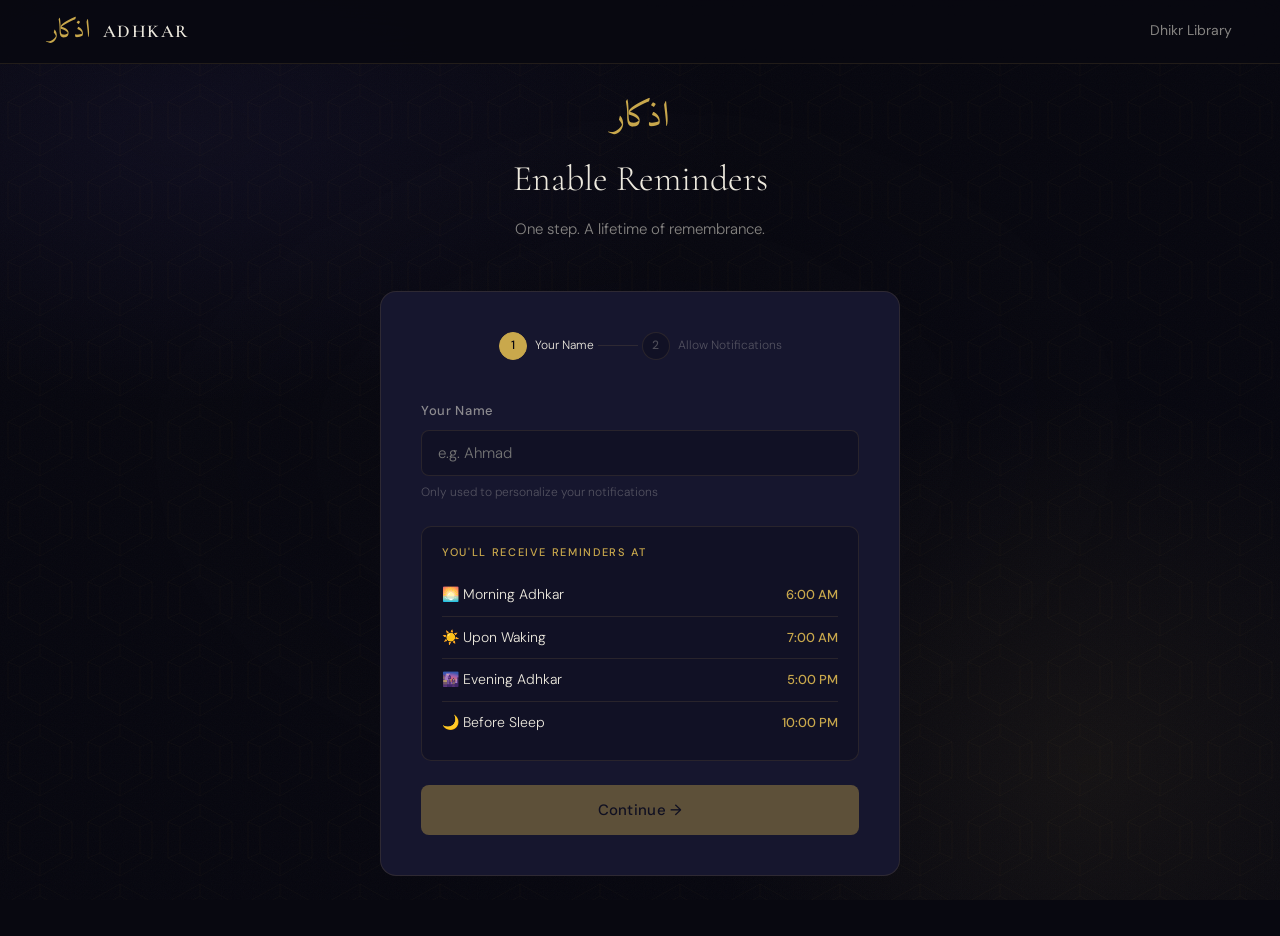
<file: register.html>
<!DOCTYPE html>
<html lang="en">
<head>
<meta charset="UTF-8">
<meta name="viewport" content="width=device-width, initial-scale=1.0">
<title>Get Reminders — Adhkar</title>
<link href="https://fonts.googleapis.com/css2?family=Amiri:wght@400;700&family=Cormorant+Garamond:ital,wght@0,300;0,400;0,600;1,300;1,400&family=DM+Sans:wght@300;400;500&display=swap" rel="stylesheet">
<link rel="stylesheet" href="style.css">
<style>
  .schedule-list {
    background: var(--surface);
    border: 1px solid var(--border);
    border-radius: 10px;
    padding: 16px 20px;
    margin-bottom: 24px;
  }
  .schedule-list .list-label {
    font-size: 11px; letter-spacing: 0.15em; text-transform: uppercase;
    color: var(--gold); margin-bottom: 12px; font-weight: 500;
  }
  .schedule-row {
    display: flex; justify-content: space-between; align-items: center;
    padding: 9px 0; border-bottom: 1px solid var(--border); font-size: 14px;
  }
  .schedule-row:last-child { border-bottom: none; }
  .schedule-row .s-time { color: var(--gold); font-weight: 500; font-size: 13px; }

  .notif-what {
    background: var(--surface); border: 1px solid var(--border);
    border-radius: 10px; padding: 20px 22px; margin-bottom: 20px;
  }
  .notif-what p { font-size: 14px; color: var(--text-muted); line-height: 1.7; margin-bottom: 16px; }
  .notif-preview {
    background: var(--card); border: 1px solid var(--border); border-radius: 10px;
    padding: 14px 18px; display: flex; align-items: center; gap: 14px;
  }
  .notif-preview-icon { font-size: 26px; }
  .notif-preview-title { font-size: 14px; font-weight: 500; margin-bottom: 2px; }
  .notif-preview-body { font-size: 13px; color: var(--text-muted); }

  .btn-full {
    width: 100%; background: var(--gold); border: none; color: var(--midnight);
    padding: 15px; border-radius: 8px; font-size: 15px; font-weight: 500;
    cursor: pointer; transition: background 0.2s, transform 0.15s;
    font-family: 'DM Sans', sans-serif; letter-spacing: 0.02em;
  }
  .btn-full:hover { background: var(--gold-light); transform: translateY(-1px); }
  .btn-full:disabled { opacity: 0.4; cursor: not-allowed; transform: none; }

  .btn-back-full {
    width: 100%; background: none; border: 1px solid var(--border);
    color: var(--text-muted); padding: 12px; border-radius: 8px;
    font-size: 14px; cursor: pointer; margin-top: 10px;
    font-family: 'DM Sans', sans-serif; transition: all 0.2s;
  }
  .btn-back-full:hover { border-color: var(--border-hover); color: var(--text); }

  .error-msg {
    background: rgba(232,122,122,0.1); border: 1px solid rgba(232,122,122,0.3);
    border-radius: 8px; padding: 12px 16px; font-size: 13px; color: #e87a7a;
    margin-top: 14px; display: none; line-height: 1.6;
  }

  .already-state { text-align: center; padding: 10px 0; }
  .already-state .reg-icon { font-size: 48px; margin-bottom: 16px; }
  .already-state h2 { font-family: 'Cormorant Garamond', serif; font-size: 28px; font-weight: 600; margin-bottom: 10px; }
  .already-state p { font-size: 15px; color: var(--text-muted); line-height: 1.7; margin-bottom: 4px; }

  @keyframes spin { to { transform: rotate(360deg); } }
  .spinner {
    display: inline-block; width: 16px; height: 16px;
    border: 2px solid rgba(8,8,16,0.3); border-top-color: var(--midnight);
    border-radius: 50%; animation: spin 0.7s linear infinite;
    vertical-align: middle; margin-right: 8px;
  }
</style>
</head>
<body>

<div class="bg-layer"></div>
<div class="grain"></div>
<div class="geo-pattern"></div>

<nav>
  <a href="index.html" class="nav-logo">
    <span class="arabic-logo">اذكار</span>
    <span class="logo-text">Adhkar</span>
  </a>
  <div class="nav-links">
    <a href="library.html">Dhikr Library</a>
  </div>
</nav>

<div class="register-page">
  <div class="register-wrap">

    <div class="register-header">
      <span class="arabic-logo">اذكار</span>
      <h1>Enable Reminders</h1>
      <p>One step. A lifetime of remembrance.</p>
    </div>

    <div class="register-card">

      <!-- STEP DOTS (hidden for already/success states) -->
      <div class="form-steps" id="step-dots">
        <div class="form-step-item">
          <div class="step-dot active" id="dot-1">1</div>
          <span class="step-label active" id="label-1">Your Name</span>
        </div>
        <div class="step-line"></div>
        <div class="form-step-item">
          <div class="step-dot" id="dot-2">2</div>
          <span class="step-label" id="label-2">Allow Notifications</span>
        </div>
      </div>

      <!-- ══ PANEL: Already registered ══ -->
      <div class="form-panel" id="panel-already">
        <div class="already-state">
          <div class="reg-icon">✅</div>
          <h2>You're already set up!</h2>
          <p>This device is already receiving Adhkar reminders.</p>
          <p style="font-size:13px; color:var(--text-dim); margin-top:4px;">You'll get a notification at each of these times every day:</p>
          <div class="schedule-list" style="text-align:left; margin-top:18px;">
            <div class="schedule-row"><span>🌅 Morning Adhkar</span><span class="s-time">6:00 AM</span></div>
            <div class="schedule-row"><span>☀️ Upon Waking</span><span class="s-time">7:00 AM</span></div>
            <div class="schedule-row"><span>🌆 Evening Adhkar</span><span class="s-time">5:00 PM</span></div>
            <div class="schedule-row"><span>🌙 Before Sleep</span><span class="s-time">10:00 PM</span></div>
          </div>
          <div style="display:flex; gap:12px; justify-content:center; flex-wrap:wrap; margin-top:8px;">
            <a href="library.html" class="btn-primary">Browse Adhkar →</a>
            <a href="index.html" class="btn-ghost">Back to Home</a>
          </div>
        </div>
      </div>

      <!-- ══ PANEL 1: Name ══ -->
      <div class="form-panel active" id="panel-1">
        <div class="form-group">
          <label class="form-label">Your Name</label>
          <input type="text" class="form-input" id="input-name"
            placeholder="e.g. Ahmad" autocomplete="off" maxlength="40"
            oninput="onNameInput()">
          <p style="font-size:12px; color:var(--text-dim); margin-top:6px;">Only used to personalize your notifications</p>
        </div>

        <div class="schedule-list">
          <div class="list-label">You'll receive reminders at</div>
          <div class="schedule-row"><span>🌅 Morning Adhkar</span><span class="s-time">6:00 AM</span></div>
          <div class="schedule-row"><span>☀️ Upon Waking</span><span class="s-time">7:00 AM</span></div>
          <div class="schedule-row"><span>🌆 Evening Adhkar</span><span class="s-time">5:00 PM</span></div>
          <div class="schedule-row"><span>🌙 Before Sleep</span><span class="s-time">10:00 PM</span></div>
        </div>

        <button class="btn-full" id="btn-step1" onclick="goToStep2()" disabled>
          Continue →
        </button>
      </div>

      <!-- ══ PANEL 2: Allow Notifications ══ -->
      <div class="form-panel" id="panel-2">
        <div class="notif-what">
          <p>
            Tap <strong style="color:var(--text)">Enable Notifications</strong> below.
            Your browser will ask for permission once — just tap
            <strong style="color:var(--text)">"Allow"</strong> and you're done.
          </p>
          <div class="notif-preview">
            <div class="notif-preview-icon">🌅</div>
            <div>
              <div class="notif-preview-title" id="preview-title">🌅 Morning Adhkar</div>
              <div class="notif-preview-body">Tap to begin — your adhkar are ready</div>
            </div>
          </div>
        </div>

        <p style="font-size:12px; color:var(--text-dim); text-align:center; margin-bottom:16px;">
          No account. No ads. No spam. Just reminders.
        </p>

        <button class="btn-full" id="btn-allow" onclick="requestPermission()">
          🔔 Enable Notifications
        </button>

        <div class="error-msg" id="error-msg"></div>

        <button class="btn-back-full" onclick="goBackTo1()">← Back</button>
      </div>

      <!-- ══ PANEL: Success ══ -->
      <div class="form-panel" id="panel-success">
        <div class="success-state">
          <div class="success-icon">✓</div>
          <h2>All set, <span id="success-name">friend</span>!</h2>
          <p>Reminders are active on this device.</p>
          <p style="color:var(--text-dim); font-size:14px; margin-top:6px;">
            Every day, at the right times, we'll tap your shoulder gently.
          </p>
          <div class="success-arabic">وَاذْكُرُوا اللَّهَ كَثِيرًا</div>
          <p class="success-trans">"And remember Allah often." — Quran 62:10</p>
          <div style="margin-top:32px; display:flex; gap:12px; justify-content:center; flex-wrap:wrap;">
            <a href="library.html" class="btn-primary">Browse Adhkar →</a>
            <a href="index.html" class="btn-ghost">Back to Home</a>
          </div>
        </div>
      </div>

    </div><!-- /register-card -->
  </div>
</div>

<script>
  const STORAGE_KEY = 'adhkar_device_registered';
  let userName = '';
  const userTimezone = Intl.DateTimeFormat().resolvedOptions().timeZone;

  // ── On load: check if this device already registered ──
  window.addEventListener('load', () => {
    const existing = localStorage.getItem(STORAGE_KEY);
    if (existing) {
      showPanel('already');
      document.getElementById('step-dots').style.display = 'none';
    }
  });

  // ── Enable Continue only when name is typed ──
  function onNameInput() {
    const val = document.getElementById('input-name').value.trim();
    document.getElementById('btn-step1').disabled = val.length === 0;
  }

  // Enter key submits step 1
  document.getElementById('input-name').addEventListener('keydown', e => {
    if (e.key === 'Enter') goToStep2();
  });

  // ── Step 1 → Step 2 ──
  function goToStep2() {
    const name = document.getElementById('input-name').value.trim();
    if (!name) return;
    userName = name;
    document.getElementById('preview-title').textContent = `🌅 Morning Adhkar, ${name}`;
    setDot(1, 'done');
    setDot(2, 'active');
    showPanel('2');
  }

  function goBackTo1() {
    document.getElementById('error-msg').style.display = 'none';
    setDot(2, 'idle');
    setDot(1, 'active');
    showPanel('1');
  }

  // ── Request notification permission & complete registration ──
  async function requestPermission() {
    const btn = document.getElementById('btn-allow');
    const errEl = document.getElementById('error-msg');
    errEl.style.display = 'none';

    if (!('Notification' in window)) {
      showError('Your browser does not support push notifications. Please try Chrome on Android or a desktop browser.');
      return;
    }

    // Show spinner
    btn.disabled = true;
    btn.innerHTML = '<span class="spinner"></span>Waiting for permission…';

    try {
      const permission = await Notification.requestPermission();

      if (permission === 'granted') {
        btn.innerHTML = '<span class="spinner"></span>Saving your reminders…';

        // ─── PRODUCTION: uncomment and fill in your VAPID key ───
        // const swReg = await navigator.serviceWorker.register('/sw.js');
        // await navigator.serviceWorker.ready;
        // const subscription = await swReg.pushManager.subscribe({
        //   userVisibleOnly: true,
        //   applicationServerKey: urlBase64ToUint8Array('YOUR_VAPID_PUBLIC_KEY_HERE')
        // });
        // await fetch('/api/register', {
        //   method: 'POST',
        //   headers: { 'Content-Type': 'application/json' },
        //   body: JSON.stringify({
        //     name: userName,
        //     timezone: userTimezone,
        //     subscription: subscription.toJSON()
        //     // subscription.endpoint + keys are the push token — save these in your DB
        //   })
        // });
        // ─────────────────────────────────────────────────────────

        // Mark this device as registered — prevents re-registration
        localStorage.setItem(STORAGE_KEY, JSON.stringify({
          name: userName,
          timezone: userTimezone,
          registeredAt: new Date().toISOString()
        }));

        document.getElementById('success-name').textContent = userName;
        setDot(2, 'done');
        showPanel('success');
        document.getElementById('step-dots').style.display = 'none';

      } else if (permission === 'denied') {
        btn.disabled = false;
        btn.textContent = '🔔 Enable Notifications';
        showError('Notifications are blocked on this device. Go to your browser settings → Site Settings → Notifications → allow this site, then come back and try again.');
      } else {
        // User dismissed the prompt without choosing
        btn.disabled = false;
        btn.textContent = '🔔 Enable Notifications';
      }

    } catch (err) {
      btn.disabled = false;
      btn.textContent = '🔔 Enable Notifications';
      showError('Something went wrong. Please try again.');
      console.error(err);
    }
  }

  // ── Helpers ──
  function showPanel(id) {
    document.querySelectorAll('.form-panel').forEach(p => p.classList.remove('active'));
    document.getElementById('panel-' + id).classList.add('active');
  }

  function setDot(num, state) {
    const dot = document.getElementById('dot-' + num);
    const label = document.getElementById('label-' + num);
    dot.classList.remove('active', 'done');
    if (label) label.classList.remove('active');
    if (state === 'active') {
      dot.classList.add('active'); dot.textContent = num;
      if (label) label.classList.add('active');
    } else if (state === 'done') {
      dot.classList.add('done'); dot.textContent = '✓';
    } else {
      dot.textContent = num;
    }
  }

  function showError(msg) {
    const el = document.getElementById('error-msg');
    el.textContent = msg;
    el.style.display = 'block';
  }

  // Needed for real VAPID push subscription
  function urlBase64ToUint8Array(base64String) {
    const padding = '='.repeat((4 - base64String.length % 4) % 4);
    const base64 = (base64String + padding).replace(/-/g, '+').replace(/_/g, '/');
    const rawData = atob(base64);
    return new Uint8Array([...rawData].map(c => c.charCodeAt(0)));
  }
</script>
</body>
</html>
</file>
<file: style.css>
/* ── RESET & ROOT ── */
:root {
  --midnight: #080810;
  --deep: #0d0d1c;
  --surface: #111125;
  --card: #16162e;
  --card-hover: #1c1c38;
  --border: rgba(180,150,80,0.15);
  --border-hover: rgba(180,150,80,0.35);
  --gold: #c9a84c;
  --gold-light: #e8c97a;
  --gold-dim: rgba(201,168,76,0.25);
  --text: #ede9de;
  --text-muted: rgba(237,233,222,0.55);
  --text-dim: rgba(237,233,222,0.28);
  --green: #5db882;
  --radius: 12px;
}

* { margin: 0; padding: 0; box-sizing: border-box; }

html { scroll-behavior: smooth; }

body {
  background: var(--midnight);
  color: var(--text);
  font-family: 'DM Sans', sans-serif;
  font-weight: 300;
  line-height: 1.7;
  overflow-x: hidden;
  min-height: 100vh;
}

/* ── BACKGROUNDS ── */
.bg-layer {
  position: fixed; inset: 0; z-index: 0; pointer-events: none;
  background:
    radial-gradient(ellipse 70% 50% at 15% 15%, rgba(100,85,200,0.08) 0%, transparent 60%),
    radial-gradient(ellipse 50% 70% at 85% 85%, rgba(201,168,76,0.07) 0%, transparent 60%),
    radial-gradient(ellipse 40% 40% at 50% 50%, rgba(8,8,16,0) 0%, rgba(8,8,16,0.4) 100%);
}

.grain {
  position: fixed; inset: 0; z-index: 1; pointer-events: none; opacity: 0.025;
  background-image: url("data:image/svg+xml,%3Csvg viewBox='0 0 256 256' xmlns='http://www.w3.org/2000/svg'%3E%3Cfilter id='noise'%3E%3CfeTurbulence type='fractalNoise' baseFrequency='0.9' numOctaves='4' stitchTiles='stitch'/%3E%3C/filter%3E%3Crect width='100%25' height='100%25' filter='url(%23noise)'/%3E%3C/svg%3E");
  background-size: 256px 256px;
}

/* ── GEO PATTERN (pages) ── */
.geo-pattern {
  position: fixed; inset: 0; z-index: 0; pointer-events: none; opacity: 0.07;
  background-image: url("data:image/svg+xml,%3Csvg width='80' height='80' viewBox='0 0 80 80' xmlns='http://www.w3.org/2000/svg'%3E%3Cg fill='none' stroke='%23c9a84c' stroke-width='0.5'%3E%3Cpolygon points='40,4 72,22 72,58 40,76 8,58 8,22'/%3E%3Cpolygon points='40,16 60,27 60,53 40,64 20,53 20,27'/%3E%3Cline x1='40' y1='4' x2='40' y2='16'/%3E%3Cline x1='72' y1='22' x2='60' y2='27'/%3E%3Cline x1='72' y1='58' x2='60' y2='53'/%3E%3Cline x1='40' y1='76' x2='40' y2='64'/%3E%3Cline x1='8' y1='58' x2='20' y2='53'/%3E%3Cline x1='8' y1='22' x2='20' y2='27'/%3E%3C/g%3E%3C/svg%3E");
  background-size: 80px 80px;
}

/* ── NAV ── */
nav {
  position: fixed; top: 0; left: 0; right: 0; z-index: 200;
  display: flex; align-items: center; justify-content: space-between;
  padding: 16px 48px;
  background: rgba(8,8,16,0.88);
  backdrop-filter: blur(24px);
  border-bottom: 1px solid var(--border);
}

.nav-logo { display: flex; align-items: center; gap: 12px; text-decoration: none; }
.arabic-logo {
  font-family: 'Amiri', serif;
  font-size: 26px;
  color: var(--gold);
  line-height: 1;
}
.logo-text {
  font-family: 'Cormorant Garamond', serif;
  font-size: 18px;
  font-weight: 600;
  color: var(--text);
  letter-spacing: 0.08em;
  text-transform: uppercase;
}

.nav-links { display: flex; align-items: center; gap: 28px; }
.nav-links a {
  color: var(--text-muted);
  text-decoration: none;
  font-size: 14px;
  font-weight: 400;
  transition: color 0.2s;
}
.nav-links a:hover { color: var(--text); }

.btn-nav {
  background: var(--gold-dim);
  border: 1px solid var(--gold);
  color: var(--gold-light) !important;
  padding: 8px 20px;
  border-radius: 6px;
  font-size: 13px !important;
  font-weight: 500 !important;
  transition: background 0.2s, color 0.2s !important;
}
.btn-nav:hover { background: var(--gold) !important; color: var(--midnight) !important; }

/* ── BUTTONS ── */
.btn-primary {
  display: inline-block;
  background: var(--gold);
  color: var(--midnight);
  padding: 14px 32px;
  border-radius: 8px;
  font-size: 15px;
  font-weight: 500;
  text-decoration: none;
  letter-spacing: 0.02em;
  transition: background 0.2s, transform 0.15s;
  border: none; cursor: pointer;
}
.btn-primary:hover { background: var(--gold-light); transform: translateY(-1px); }
.btn-primary.large { padding: 16px 40px; font-size: 16px; }

.btn-ghost {
  display: inline-block;
  background: transparent;
  color: var(--text-muted);
  padding: 14px 24px;
  border-radius: 8px;
  font-size: 15px;
  font-weight: 400;
  text-decoration: none;
  transition: color 0.2s;
  border: none; cursor: pointer;
}
.btn-ghost:hover { color: var(--text); }

/* ── SECTION LABEL ── */
.section-label {
  font-size: 11px;
  font-weight: 500;
  letter-spacing: 0.2em;
  text-transform: uppercase;
  color: var(--gold);
  margin-bottom: 40px;
}

/* ── HERO ── */
.hero {
  position: relative; z-index: 10;
  min-height: 100vh;
  display: flex; flex-direction: column;
  align-items: center; justify-content: center;
  text-align: center;
  padding: 120px 48px 80px;
}

.hero-ornament {
  color: var(--gold-dim);
  font-size: 32px;
  margin-bottom: 24px;
  animation: pulse 3s ease-in-out infinite;
}
@keyframes pulse { 0%,100%{opacity:0.4} 50%{opacity:1} }

.hero-eyebrow {
  font-family: 'Cormorant Garamond', serif;
  font-style: italic;
  font-size: 16px;
  color: var(--text-muted);
  margin-bottom: 20px;
  animation: fadeUp 0.8s ease both;
}

.hero-title {
  font-family: 'Cormorant Garamond', serif;
  font-size: clamp(48px, 8vw, 96px);
  font-weight: 300;
  line-height: 1.1;
  color: var(--text);
  margin-bottom: 24px;
  animation: fadeUp 0.8s 0.1s ease both;
}
.hero-title em {
  font-style: italic;
  color: var(--gold-light);
}

.hero-sub {
  font-size: 17px;
  color: var(--text-muted);
  max-width: 520px;
  line-height: 1.8;
  margin-bottom: 40px;
  animation: fadeUp 0.8s 0.2s ease both;
}

.hero-actions {
  display: flex; gap: 12px; align-items: center;
  margin-bottom: 72px;
  animation: fadeUp 0.8s 0.3s ease both;
}

.hero-verse {
  border-top: 1px solid var(--border);
  padding-top: 40px;
  animation: fadeUp 0.8s 0.4s ease both;
}
.arabic-verse {
  font-family: 'Amiri', serif;
  font-size: 28px;
  color: var(--gold-light);
  margin-bottom: 10px;
  direction: rtl;
}
.verse-trans {
  font-family: 'Cormorant Garamond', serif;
  font-style: italic;
  font-size: 15px;
  color: var(--text-muted);
}

@keyframes fadeUp {
  from { opacity: 0; transform: translateY(20px); }
  to   { opacity: 1; transform: translateY(0); }
}

/* ── CATEGORIES ── */
.categories {
  position: relative; z-index: 10;
  padding: 80px 48px 100px;
  max-width: 1100px;
  margin: 0 auto;
}

.cat-grid {
  display: grid;
  grid-template-columns: repeat(auto-fit, minmax(230px, 1fr));
  gap: 20px;
}

.cat-card {
  background: var(--card);
  border: 1px solid var(--border);
  border-radius: var(--radius);
  padding: 32px 28px;
  cursor: pointer;
  transition: border-color 0.25s, background 0.25s, transform 0.2s;
  position: relative;
  overflow: hidden;
}
.cat-card::before {
  content: '';
  position: absolute; bottom: 0; left: 0; right: 0; height: 2px;
  background: linear-gradient(90deg, transparent, var(--gold), transparent);
  opacity: 0;
  transition: opacity 0.3s;
}
.cat-card:hover { border-color: var(--border-hover); background: var(--card-hover); transform: translateY(-3px); }
.cat-card:hover::before { opacity: 1; }

.cat-icon { font-size: 28px; margin-bottom: 12px; }
.cat-time { font-size: 11px; font-weight: 500; letter-spacing: 0.15em; color: var(--gold); margin-bottom: 10px; text-transform: uppercase; }
.cat-card h3 { font-family: 'Cormorant Garamond', serif; font-size: 22px; font-weight: 600; margin-bottom: 8px; }
.cat-card p { font-size: 14px; color: var(--text-muted); line-height: 1.6; }
.cat-count { display: inline-block; margin-top: 16px; font-size: 11px; color: var(--text-dim); letter-spacing: 0.1em; }

/* ── HOW IT WORKS ── */
.how {
  position: relative; z-index: 10;
  padding: 80px 48px 100px;
  max-width: 900px;
  margin: 0 auto;
  text-align: center;
}

.steps {
  display: flex;
  align-items: flex-start;
  gap: 0;
  justify-content: center;
}

.step { flex: 1; padding: 0 32px; }
.step-num {
  font-family: 'Cormorant Garamond', serif;
  font-size: 48px;
  font-weight: 300;
  color: var(--gold-dim);
  line-height: 1;
  margin-bottom: 16px;
}
.step h3 { font-family: 'Cormorant Garamond', serif; font-size: 22px; font-weight: 600; margin-bottom: 10px; }
.step p { font-size: 14px; color: var(--text-muted); line-height: 1.7; }
.step-divider { font-size: 20px; color: var(--border); padding-top: 24px; flex-shrink: 0; }

/* ── CTA ── */
.cta-section {
  position: relative; z-index: 10;
  padding: 80px 48px 120px;
  text-align: center;
}
.cta-inner {
  background: var(--card);
  border: 1px solid var(--border);
  border-radius: 16px;
  padding: 60px 40px;
  max-width: 560px;
  margin: 0 auto;
}
.arabic-cta {
  font-family: 'Amiri', serif;
  font-size: 32px;
  color: var(--gold-light);
  direction: rtl;
  margin-bottom: 10px;
}
.cta-trans {
  font-family: 'Cormorant Garamond', serif;
  font-style: italic;
  font-size: 15px;
  color: var(--text-muted);
  margin-bottom: 32px;
}

/* ── FOOTER ── */
footer {
  position: relative; z-index: 10;
  border-top: 1px solid var(--border);
  padding: 32px 48px;
  display: flex;
  align-items: center;
  justify-content: space-between;
  font-size: 13px;
  color: var(--text-dim);
}
.footer-links { display: flex; gap: 24px; }
.footer-links a { color: var(--text-dim); text-decoration: none; transition: color 0.2s; }
.footer-links a:hover { color: var(--text-muted); }

/* ── LIBRARY PAGE ── */
.page-hero {
  position: relative; z-index: 10;
  padding: 140px 48px 60px;
  text-align: center;
}
.page-hero h1 {
  font-family: 'Cormorant Garamond', serif;
  font-size: clamp(36px, 5vw, 64px);
  font-weight: 300;
  margin-bottom: 12px;
}
.page-hero p { font-size: 16px; color: var(--text-muted); }

.library-nav {
  position: relative; z-index: 10;
  display: flex; gap: 12px; justify-content: center;
  padding: 0 48px 48px;
  flex-wrap: wrap;
}
.lib-tab {
  background: var(--card);
  border: 1px solid var(--border);
  color: var(--text-muted);
  padding: 10px 22px;
  border-radius: 100px;
  font-size: 13px;
  cursor: pointer;
  transition: all 0.2s;
  text-decoration: none;
}
.lib-tab:hover, .lib-tab.active {
  background: var(--gold-dim);
  border-color: var(--gold);
  color: var(--gold-light);
}

.library-content {
  position: relative; z-index: 10;
  max-width: 800px;
  margin: 0 auto;
  padding: 0 48px 100px;
}

.dhikr-section { margin-bottom: 72px; }
.dhikr-section-header {
  display: flex; align-items: center; gap: 16px;
  margin-bottom: 28px;
  padding-bottom: 16px;
  border-bottom: 1px solid var(--border);
}
.dhikr-section-header h2 {
  font-family: 'Cormorant Garamond', serif;
  font-size: 28px;
  font-weight: 600;
}
.dhikr-section-header .time-badge {
  background: var(--gold-dim);
  border: 1px solid var(--gold);
  color: var(--gold-light);
  font-size: 11px;
  padding: 4px 12px;
  border-radius: 100px;
  font-weight: 500;
  letter-spacing: 0.1em;
}

.dhikr-card {
  background: var(--card);
  border: 1px solid var(--border);
  border-radius: var(--radius);
  padding: 28px 32px;
  margin-bottom: 16px;
  transition: border-color 0.2s;
}
.dhikr-card:hover { border-color: var(--border-hover); }

.dhikr-arabic {
  font-family: 'Amiri', serif;
  font-size: 26px;
  line-height: 2;
  color: var(--text);
  direction: rtl;
  text-align: right;
  margin-bottom: 16px;
}
.dhikr-transliteration {
  font-family: 'Cormorant Garamond', serif;
  font-style: italic;
  font-size: 16px;
  color: var(--gold-light);
  margin-bottom: 8px;
}
.dhikr-translation {
  font-size: 14px;
  color: var(--text-muted);
  line-height: 1.7;
  margin-bottom: 14px;
}
.dhikr-meta {
  display: flex; gap: 16px; align-items: center;
  font-size: 12px;
  color: var(--text-dim);
}
.dhikr-repeat {
  background: var(--surface);
  border: 1px solid var(--border);
  padding: 3px 10px;
  border-radius: 4px;
  font-size: 11px;
  color: var(--gold);
  font-weight: 500;
}

/* ── REGISTER PAGE ── */
.register-page {
  position: relative; z-index: 10;
  min-height: 100vh;
  display: flex;
  align-items: center;
  justify-content: center;
  padding: 100px 24px 60px;
}

.register-wrap {
  width: 100%;
  max-width: 520px;
}

.register-header { text-align: center; margin-bottom: 48px; }
.register-header .arabic-logo { font-family: 'Amiri', serif; font-size: 36px; color: var(--gold); display: block; margin-bottom: 12px; }
.register-header h1 { font-family: 'Cormorant Garamond', serif; font-size: 36px; font-weight: 300; margin-bottom: 8px; }
.register-header p { font-size: 15px; color: var(--text-muted); }

.register-card {
  background: var(--card);
  border: 1px solid var(--border);
  border-radius: 16px;
  padding: 40px;
}

/* ── STEPS ── */
.form-steps {
  display: flex; align-items: center; justify-content: center;
  gap: 0;
  margin-bottom: 40px;
}
.form-step-item {
  display: flex; align-items: center; gap: 8px;
}
.step-dot {
  width: 28px; height: 28px;
  border-radius: 50%;
  background: var(--surface);
  border: 1px solid var(--border);
  display: flex; align-items: center; justify-content: center;
  font-size: 12px;
  color: var(--text-dim);
  font-weight: 500;
  transition: all 0.3s;
}
.step-dot.active { background: var(--gold); border-color: var(--gold); color: var(--midnight); }
.step-dot.done { background: var(--green); border-color: var(--green); color: white; }
.step-label { font-size: 12px; color: var(--text-dim); }
.step-label.active { color: var(--text); }
.step-line { width: 40px; height: 1px; background: var(--border); margin: 0 4px; }

/* ── FORM ── */
.form-panel { display: none; }
.form-panel.active { display: block; }

.form-group { margin-bottom: 24px; }
.form-label {
  display: block;
  font-size: 13px;
  font-weight: 500;
  color: var(--text-muted);
  margin-bottom: 8px;
  letter-spacing: 0.05em;
}
.form-input {
  width: 100%;
  background: var(--surface);
  border: 1px solid var(--border);
  border-radius: 8px;
  padding: 12px 16px;
  color: var(--text);
  font-family: 'DM Sans', sans-serif;
  font-size: 15px;
  font-weight: 300;
  outline: none;
  transition: border-color 0.2s;
}
.form-input:focus { border-color: var(--gold); }
.form-input option { background: var(--surface); }

/* ── REMINDER CHECKBOXES ── */
.reminder-grid { display: flex; flex-direction: column; gap: 12px; }
.reminder-item {
  display: flex; align-items: center; gap: 0;
  background: var(--surface);
  border: 1px solid var(--border);
  border-radius: 10px;
  padding: 16px 20px;
  cursor: pointer;
  transition: border-color 0.2s, background 0.2s;
  user-select: none;
}
.reminder-item:hover { border-color: var(--border-hover); }
.reminder-item.checked { border-color: var(--gold); background: var(--gold-dim); }
.reminder-item input[type="checkbox"] { display: none; }
.reminder-check {
  width: 20px; height: 20px;
  border-radius: 5px;
  border: 1.5px solid var(--border);
  margin-right: 16px;
  flex-shrink: 0;
  display: flex; align-items: center; justify-content: center;
  font-size: 11px;
  transition: all 0.2s;
}
.reminder-item.checked .reminder-check {
  background: var(--gold);
  border-color: var(--gold);
  color: var(--midnight);
}
.reminder-info { flex: 1; }
.reminder-name { font-size: 15px; font-weight: 400; margin-bottom: 2px; }
.reminder-desc { font-size: 12px; color: var(--text-muted); }
.reminder-time {
  font-size: 12px;
  color: var(--gold);
  font-weight: 500;
  letter-spacing: 0.05em;
}

/* ── NOTIFICATION STEP ── */
.notif-box {
  background: var(--surface);
  border: 1px solid var(--border);
  border-radius: 12px;
  padding: 28px;
  text-align: center;
  margin-bottom: 24px;
}
.notif-icon { font-size: 48px; margin-bottom: 16px; }
.notif-box h3 { font-family: 'Cormorant Garamond', serif; font-size: 22px; margin-bottom: 8px; }
.notif-box p { font-size: 14px; color: var(--text-muted); line-height: 1.7; }
.notif-preview {
  background: var(--card);
  border: 1px solid var(--border);
  border-radius: 10px;
  padding: 16px 20px;
  margin-top: 20px;
  display: flex; align-items: center; gap: 14px;
  text-align: left;
}
.notif-preview-icon { font-size: 28px; }
.notif-preview-title { font-size: 14px; font-weight: 500; margin-bottom: 2px; }
.notif-preview-body { font-size: 13px; color: var(--text-muted); }

/* ── SUCCESS ── */
.success-state { text-align: center; padding: 20px 0; }
.success-icon {
  width: 72px; height: 72px;
  background: rgba(93,184,130,0.15);
  border: 1px solid var(--green);
  border-radius: 50%;
  display: flex; align-items: center; justify-content: center;
  font-size: 32px;
  margin: 0 auto 24px;
}
.success-state h2 { font-family: 'Cormorant Garamond', serif; font-size: 30px; font-weight: 600; margin-bottom: 10px; }
.success-state p { font-size: 15px; color: var(--text-muted); line-height: 1.7; margin-bottom: 6px; }
.success-arabic {
  font-family: 'Amiri', serif;
  font-size: 24px;
  color: var(--gold-light);
  direction: rtl;
  margin: 20px 0 8px;
}
.success-trans { font-family: 'Cormorant Garamond', serif; font-style: italic; font-size: 14px; color: var(--text-muted); }

/* ── FORM NAV ── */
.form-nav { display: flex; justify-content: space-between; align-items: center; margin-top: 32px; }
.btn-back {
  background: none;
  border: 1px solid var(--border);
  color: var(--text-muted);
  padding: 12px 24px;
  border-radius: 8px;
  font-size: 14px;
  cursor: pointer;
  transition: all 0.2s;
  font-family: 'DM Sans', sans-serif;
}
.btn-back:hover { border-color: var(--border-hover); color: var(--text); }

.btn-next {
  background: var(--gold);
  border: none;
  color: var(--midnight);
  padding: 12px 28px;
  border-radius: 8px;
  font-size: 14px;
  font-weight: 500;
  cursor: pointer;
  transition: background 0.2s, transform 0.15s;
  font-family: 'DM Sans', sans-serif;
}
.btn-next:hover { background: var(--gold-light); transform: translateY(-1px); }
.btn-next:disabled { opacity: 0.4; cursor: not-allowed; transform: none; }

/* ── RESPONSIVE ── */
@media (max-width: 768px) {
  nav { padding: 14px 20px; }
  .nav-links a:not(.btn-nav) { display: none; }
  .hero { padding: 100px 24px 60px; }
  .categories { padding: 60px 24px 80px; }
  .how { padding: 60px 24px 80px; }
  .steps { flex-direction: column; gap: 32px; }
  .step-divider { display: none; }
  .cta-section { padding: 60px 24px 80px; }
  footer { flex-direction: column; gap: 16px; text-align: center; padding: 24px 20px; }
  .library-content, .page-hero, .library-nav { padding-left: 20px; padding-right: 20px; }
  .register-card { padding: 28px 24px; }
  .step-label { display: none; }
}
</file>
